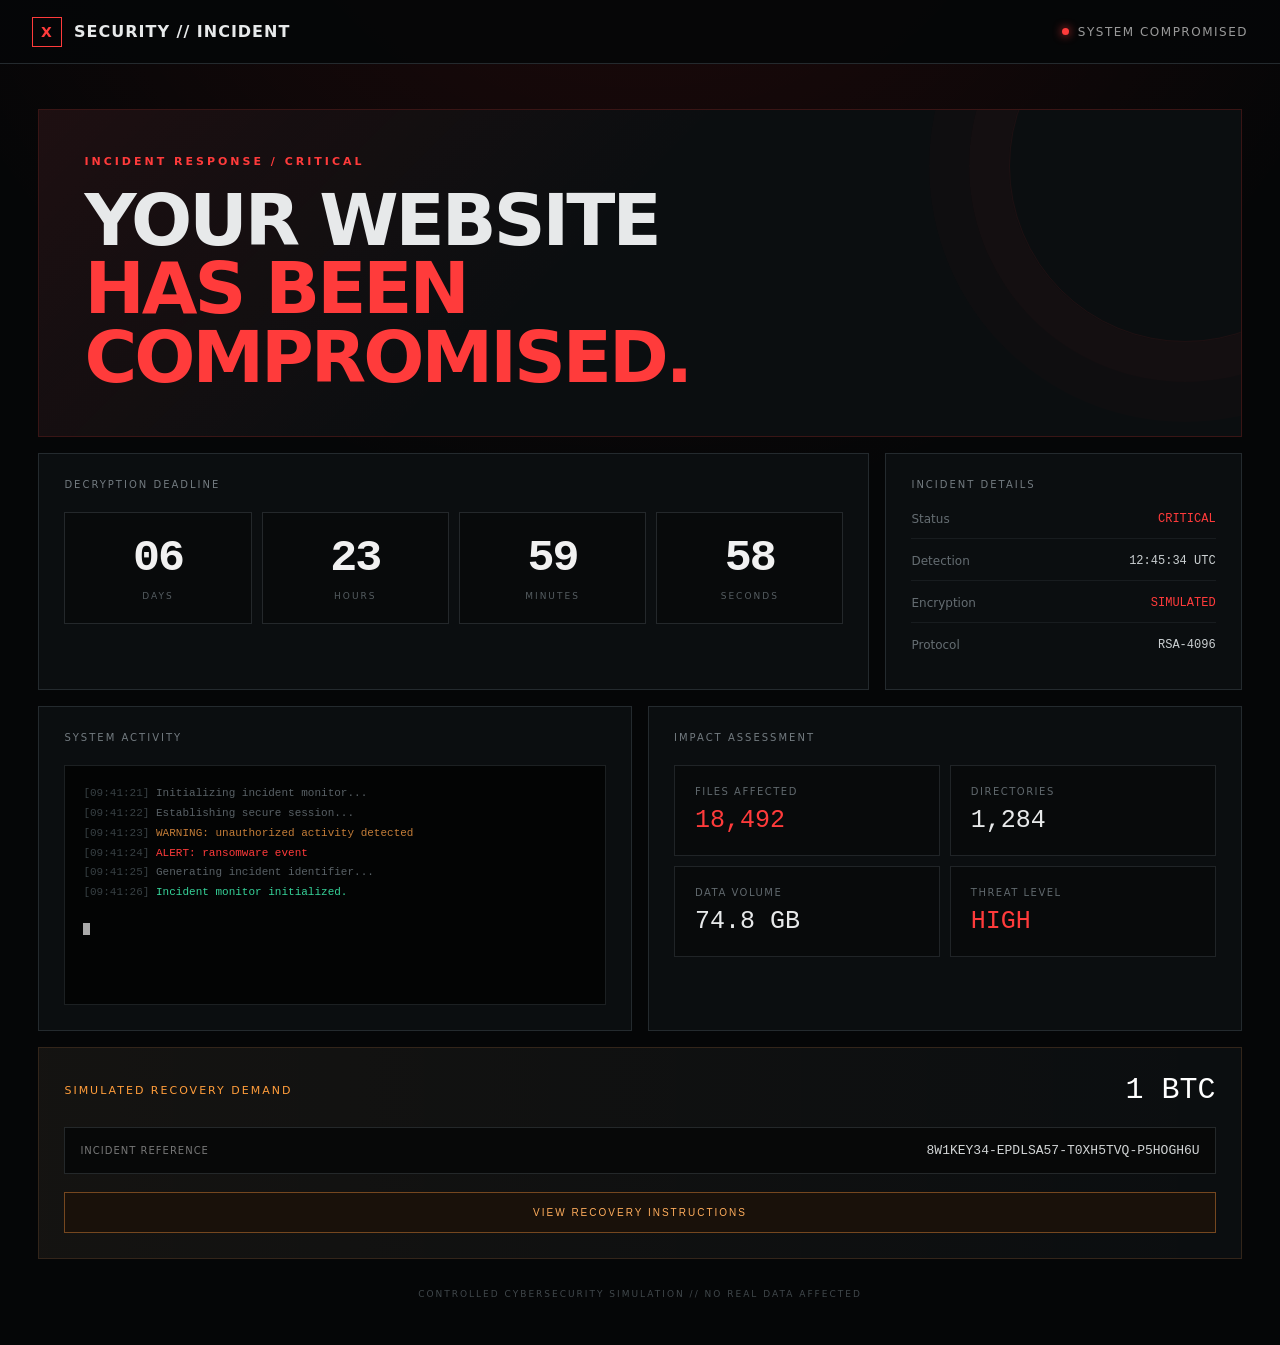
<file: pc.html>
<!DOCTYPE html>
<html lang="en">
<head>
<meta charset="UTF-8">
<meta name="viewport" content="width=device-width, initial-scale=1.0">

<title>Security Incident</title>

<style>
*{
    margin:0;
    padding:0;
    box-sizing:border-box;
}

:root{
    --bg:#050607;
    --panel:#0b0e10;
    --panel2:#0f1316;
    --border:#242a2e;
    --red:#ff3b3b;
    --red2:#b91515;
    --orange:#ff9d3b;
    --text:#e7e9ea;
    --muted:#737b80;
    --green:#36d399;
}

body{
    background:
        radial-gradient(circle at 50% -20%,rgba(255,40,40,.12),transparent 45%),
        #050607;
    color:var(--text);
    font-family:
        Inter,
        ui-sans-serif,
        system-ui,
        -apple-system,
        BlinkMacSystemFont,
        "Segoe UI",
        sans-serif;
    min-height:100vh;
}

/* subtle scanline */
body::before{
    content:"";
    position:fixed;
    inset:0;
    pointer-events:none;
    background:repeating-linear-gradient(
        0deg,
        transparent 0px,
        transparent 3px,
        rgba(255,255,255,.012) 4px
    );
    z-index:999;
}

/* ================= HEADER ================= */

header{
    height:64px;
    border-bottom:1px solid var(--border);
    display:flex;
    align-items:center;
    justify-content:space-between;
    padding:0 32px;
    background:rgba(5,6,7,.92);
}

.brand{
    display:flex;
    align-items:center;
    gap:12px;
    font-weight:700;
    letter-spacing:1px;
}

.logo{
    width:30px;
    height:30px;
    border:1px solid var(--red);
    display:grid;
    place-items:center;
    color:var(--red);
    font-size:14px;
}

.status{
    display:flex;
    align-items:center;
    gap:9px;
    color:#999;
    font-size:12px;
    text-transform:uppercase;
    letter-spacing:1.5px;
}

.status-dot{
    width:7px;
    height:7px;
    border-radius:50%;
    background:var(--red);
    box-shadow:0 0 10px var(--red);
}

/* ================= MAIN ================= */

.wrapper{
    width:min(1250px,94%);
    margin:45px auto;
}

/* ================= HERO ================= */

.hero{
    border:1px solid #391515;
    background:
        linear-gradient(
            135deg,
            rgba(255,30,30,.08),
            transparent 45%
        ),
        var(--panel);
    padding:45px;
    position:relative;
    overflow:hidden;
}

.hero::after{
    content:"";
    position:absolute;
    right:-120px;
    top:-120px;
    width:350px;
    height:350px;
    border-radius:50%;
    border:1px solid rgba(255,50,50,.08);
    box-shadow:
        0 0 0 40px rgba(255,50,50,.02),
        0 0 0 80px rgba(255,50,50,.015);
}

.label{
    color:var(--red);
    font-size:11px;
    letter-spacing:3px;
    font-weight:700;
    margin-bottom:18px;
}

h1{
    font-size:clamp(36px,6vw,72px);
    line-height:.95;
    letter-spacing:-3px;
    font-weight:800;
    max-width:800px;
}

h1 span{
    color:var(--red);
}

.description{
    margin-top:24px;
    color:#8d9498;
    max-width:700px;
    line-height:1.7;
    font-size:14px;
}

/* ================= GRID ================= */

.grid{
    display:grid;
    grid-template-columns:1.4fr .6fr;
    gap:16px;
    margin-top:16px;
}

.panel{
    border:1px solid var(--border);
    background:var(--panel);
    padding:25px;
}

.panel-title{
    font-size:10px;
    letter-spacing:2px;
    color:var(--muted);
    text-transform:uppercase;
    margin-bottom:22px;
}

/* ================= TIMER ================= */

.timer{
    display:grid;
    grid-template-columns:repeat(4,1fr);
    gap:10px;
}

.time{
    background:#080a0b;
    border:1px solid #24282b;
    padding:20px 10px;
    text-align:center;
}

.time strong{
    display:block;
    font-family:monospace;
    font-size:clamp(27px,4vw,45px);
    color:#f1f1f1;
    letter-spacing:-2px;
}

.time small{
    color:#555d61;
    font-size:9px;
    letter-spacing:2px;
}

/* ================= INCIDENT ================= */

.incident{
    display:flex;
    flex-direction:column;
    gap:15px;
}

.row{
    display:flex;
    justify-content:space-between;
    border-bottom:1px solid #181c1f;
    padding-bottom:12px;
    font-size:12px;
}

.row:last-child{
    border:none;
}

.row span:first-child{
    color:#656d72;
}

.row span:last-child{
    color:#cbd0d2;
    font-family:monospace;
}

.critical{
    color:var(--red)!important;
}

/* ================= LOWER GRID ================= */

.lower{
    display:grid;
    grid-template-columns:1fr 1fr;
    gap:16px;
    margin-top:16px;
}

/* ================= TERMINAL ================= */

.terminal{
    height:240px;
    background:#030404;
    border:1px solid #1c2022;
    padding:18px;
    overflow:hidden;
    font-family:"Courier New",monospace;
    font-size:11px;
    line-height:1.8;
}

.terminal-line{
    color:#596166;
}

.terminal-line .timecode{
    color:#384044;
}

.warning{
    color:#c47d38;
}

.danger{
    color:var(--red);
}

.success{
    color:var(--green);
}

.cursor{
    display:inline-block;
    width:7px;
    height:12px;
    background:#aaa;
    animation:blink .8s infinite;
}

@keyframes blink{
    50%{opacity:0}
}

/* ================= FILE STATS ================= */

.stats{
    display:grid;
    grid-template-columns:1fr 1fr;
    gap:10px;
}

.stat{
    background:#080a0b;
    border:1px solid #202427;
    padding:20px;
}

.stat-label{
    color:#60686d;
    font-size:10px;
    letter-spacing:1.5px;
    text-transform:uppercase;
}

.stat-value{
    margin-top:9px;
    font-size:25px;
    font-family:monospace;
}

.stat-value.red{
    color:var(--red);
}

/* ================= PAYMENT ================= */

.payment{
    margin-top:16px;
    border:1px solid #33251a;
    background:
        linear-gradient(
            90deg,
            rgba(255,150,50,.04),
            transparent
        ),
        var(--panel);
    padding:25px;
}

.payment-header{
    display:flex;
    justify-content:space-between;
    align-items:center;
    margin-bottom:20px;
}

.payment-title{
    color:var(--orange);
    font-size:11px;
    letter-spacing:2px;
}

.amount{
    font-family:monospace;
    font-size:30px;
    color:white;
}

.reference{
    display:flex;
    align-items:center;
    justify-content:space-between;
    gap:20px;
    background:#070808;
    border:1px solid #24282a;
    padding:15px;
}

.reference span{
    color:#777;
    font-size:10px;
    letter-spacing:1px;
}

.reference code{
    color:#d2d5d6;
    font-family:monospace;
    word-break:break-all;
}

button{
    margin-top:18px;
    width:100%;
    padding:14px;
    background:#19110a;
    border:1px solid #75471f;
    color:#ffad5c;
    cursor:pointer;
    text-transform:uppercase;
    letter-spacing:2px;
    font-size:10px;
    transition:.2s;
}

button:hover{
    background:#2a180a;
    border-color:#ff8c32;
}

/* ================= FOOTER ================= */

footer{
    text-align:center;
    margin:30px 0;
    color:#41484c;
    font-size:9px;
    letter-spacing:2px;
}

/* ================= RESPONSIVE ================= */

@media(max-width:800px){

    header{
        padding:0 18px;
    }

    .wrapper{
        margin:20px auto;
    }

    .hero{
        padding:30px 22px;
    }

    h1{
        letter-spacing:-2px;
    }

    .grid,
    .lower{
        grid-template-columns:1fr;
    }

    .timer{
        grid-template-columns:repeat(2,1fr);
    }

    .reference{
        flex-direction:column;
        align-items:flex-start;
    }
}

@media(max-width:450px){

    .timer{
        gap:6px;
    }

    .time{
        padding:15px 5px;
    }

    .time strong{
        font-size:27px;
    }

    .stats{
        grid-template-columns:1fr;
    }
}
</style>
</head>

<body>

<header>

    <div class="brand">
        <div class="logo">X</div>
        <div>SECURITY // INCIDENT</div>
    </div>

    <div class="status">
        <div class="status-dot"></div>
        SYSTEM COMPROMISED
    </div>

</header>


<main class="wrapper">

    <!-- HERO -->

    <section class="hero">

        <div class="label">
            INCIDENT RESPONSE / CRITICAL
        </div>

        <h1>
            YOUR WEBSITE<br>
            <span>HAS BEEN COMPROMISED.</span>
        </h1>

    </section>


    <!-- TIMER + INCIDENT -->

    <section class="grid">

        <div class="panel">

            <div class="panel-title">
                Decryption deadline
            </div>

            <div class="timer">

                <div class="time">
                    <strong id="days">07</strong>
                    <small>DAYS</small>
                </div>

                <div class="time">
                    <strong id="hours">00</strong>
                    <small>HOURS</small>
                </div>

                <div class="time">
                    <strong id="minutes">00</strong>
                    <small>MINUTES</small>
                </div>

                <div class="time">
                    <strong id="seconds">00</strong>
                    <small>SECONDS</small>
                </div>

            </div>

        </div>


        <div class="panel">

            <div class="panel-title">
                Incident details
            </div>

            <div class="incident">

                <div class="row">
                    <span>Status</span>
                    <span class="critical">CRITICAL</span>
                </div>

                <div class="row">
                    <span>Detection</span>
                    <span>12:45:34 UTC</span>
                </div>

                <div class="row">
                    <span>Encryption</span>
                    <span class="critical">SIMULATED</span>
                </div>

                <div class="row">
                    <span>Protocol</span>
                    <span>RSA-4096</span>
                </div>

            </div>

        </div>

    </section>


    <!-- TERMINAL + STATS -->

    <section class="lower">

        <div class="panel">

            <div class="panel-title">
                System activity
            </div>

            <div class="terminal" id="terminal">

                <div class="terminal-line">
                    <span class="timecode">[09:41:21]</span>
                    Initializing incident monitor...
                </div>

                <div class="terminal-line">
                    <span class="timecode">[09:41:22]</span>
                    Establishing secure session...
                </div>

                <div class="terminal-line warning">
                    <span class="timecode">[09:41:23]</span>
                    WARNING: unauthorized activity detected
                </div>

                <div class="terminal-line danger">
                    <span class="timecode">[09:41:24]</span>
                    ALERT: ransomware event
                </div>

                <div class="terminal-line">
                    <span class="timecode">[09:41:25]</span>
                    Generating incident identifier...
                </div>

                <div class="terminal-line success">
                    <span class="timecode">[09:41:26]</span>
                    Incident monitor initialized.
                </div>

                <br>

                <span class="cursor"></span>

            </div>

        </div>


        <div class="panel">

            <div class="panel-title">
                Impact assessment
            </div>

            <div class="stats">

                <div class="stat">
                    <div class="stat-label">
                        Files affected
                    </div>

                    <div
                        class="stat-value red"
                        id="fileCount">
                        18,492
                    </div>
                </div>

                <div class="stat">
                    <div class="stat-label">
                        Directories
                    </div>

                    <div class="stat-value">
                        1,284
                    </div>
                </div>

                <div class="stat">
                    <div class="stat-label">
                        Data volume
                    </div>

                    <div class="stat-value">
                        74.8 GB
                    </div>
                </div>

                <div class="stat">
                    <div class="stat-label">
                        Threat level
                    </div>

                    <div class="stat-value red">
                        HIGH
                    </div>
                </div>

            </div>

        </div>

    </section>


    <!-- PAYMENT -->

    <section class="payment">

        <div class="payment-header">

            <div class="payment-title">
                SIMULATED RECOVERY DEMAND
            </div>

            <div class="amount">
                1 BTC
            </div>

        </div>

        <div class="reference">

            <span>
                INCIDENT REFERENCE
            </span>

            <code id="incidentID">
                GENERATING...
            </code>

        </div>

        <button onclick="simulationNotice()">
            VIEW RECOVERY INSTRUCTIONS
        </button>

    </section>


    <footer>
        CONTROLLED CYBERSECURITY SIMULATION // NO REAL DATA AFFECTED
    </footer>

</main>


<script>

/* ==========================================
   RANDOM INCIDENT ID
========================================== */

function generateIncidentID(){

    const chars =
        "ABCDEFGHIJKLMNOPQRSTUVWXYZ0123456789";

    let id = "";

    for(let i = 0; i < 32; i++){

        if(i > 0 && i % 8 === 0){
            id += "-";
        }

        id += chars[
            Math.floor(Math.random() * chars.length)
        ];
    }

    return id;
}

document.getElementById("incidentID")
    .textContent = generateIncidentID();


/* ==========================================
   7 DAY COUNTDOWN
========================================== */

const deadline =
    Date.now() +
    (7 * 24 * 60 * 60 * 1000);


function updateCountdown(){

    let remaining =
        deadline - Date.now();

    if(remaining < 0){
        remaining = 0;
    }

    const days =
        Math.floor(
            remaining /
            (1000 * 60 * 60 * 24)
        );

    const hours =
        Math.floor(
            (remaining /
            (1000 * 60 * 60)) % 24
        );

    const minutes =
        Math.floor(
            (remaining /
            (1000 * 60)) % 60
        );

    const seconds =
        Math.floor(
            (remaining / 1000) % 60
        );


    document.getElementById("days")
        .textContent =
        String(days).padStart(2,"0");

    document.getElementById("hours")
        .textContent =
        String(hours).padStart(2,"0");

    document.getElementById("minutes")
        .textContent =
        String(minutes).padStart(2,"0");

    document.getElementById("seconds")
        .textContent =
        String(seconds).padStart(2,"0");
}

updateCountdown();

setInterval(updateCountdown,1000);


/* ==========================================
   SIMULATED FILE COUNTER
========================================== */

let files = 18492;

setInterval(() => {

    // Only visual simulation
    if(Math.random() > .65){

        files += Math.floor(
            Math.random() * 4
        );

        document.getElementById("fileCount")
            .textContent =
            files.toLocaleString();
    }

},3500);


/* ==========================================
   TERMINAL LOG SIMULATION
========================================== */

const terminal =
    document.getElementById("terminal");

const messages = [

    "Monitoring simulated filesystem...",
    "Checking endpoint integrity...",
    "Analyzing authentication events...",
    "Reviewing suspicious processes...",
    "Updating incident telemetry...",
    "Generating forensic event...",
    "Monitoring network activity...",
    "Integrity check completed.",
    "Awaiting incident response..."
];

let messageIndex = 0;


setInterval(() => {

    const line =
        document.createElement("div");

    line.className =
        "terminal-line";

    const now =
        new Date();

    const time =
        now.toLocaleTimeString(
            "en-US",
            {
                hour12:false
            }
        );

    line.innerHTML =
        `<span class="timecode">
        [${time}]
        </span>
        ${messages[messageIndex]}`;

    terminal.insertBefore(
        line,
        terminal.lastElementChild
    );

    messageIndex =
        (messageIndex + 1) %
        messages.length;


    while(terminal.children.length > 10){

        terminal.removeChild(
            terminal.children[0]
        );

    }

},3000);


/* ==========================================
   BUTTON
========================================== */

function simulationNotice(){

    alert(
        "This is a ransomware-interface.\n\n" +
        "payment in given time.\n" +
        "files have been encrypted.\n" +
        "data has been collected or transmitted."
    );

}

</script>

</body>
</html>
</file>
